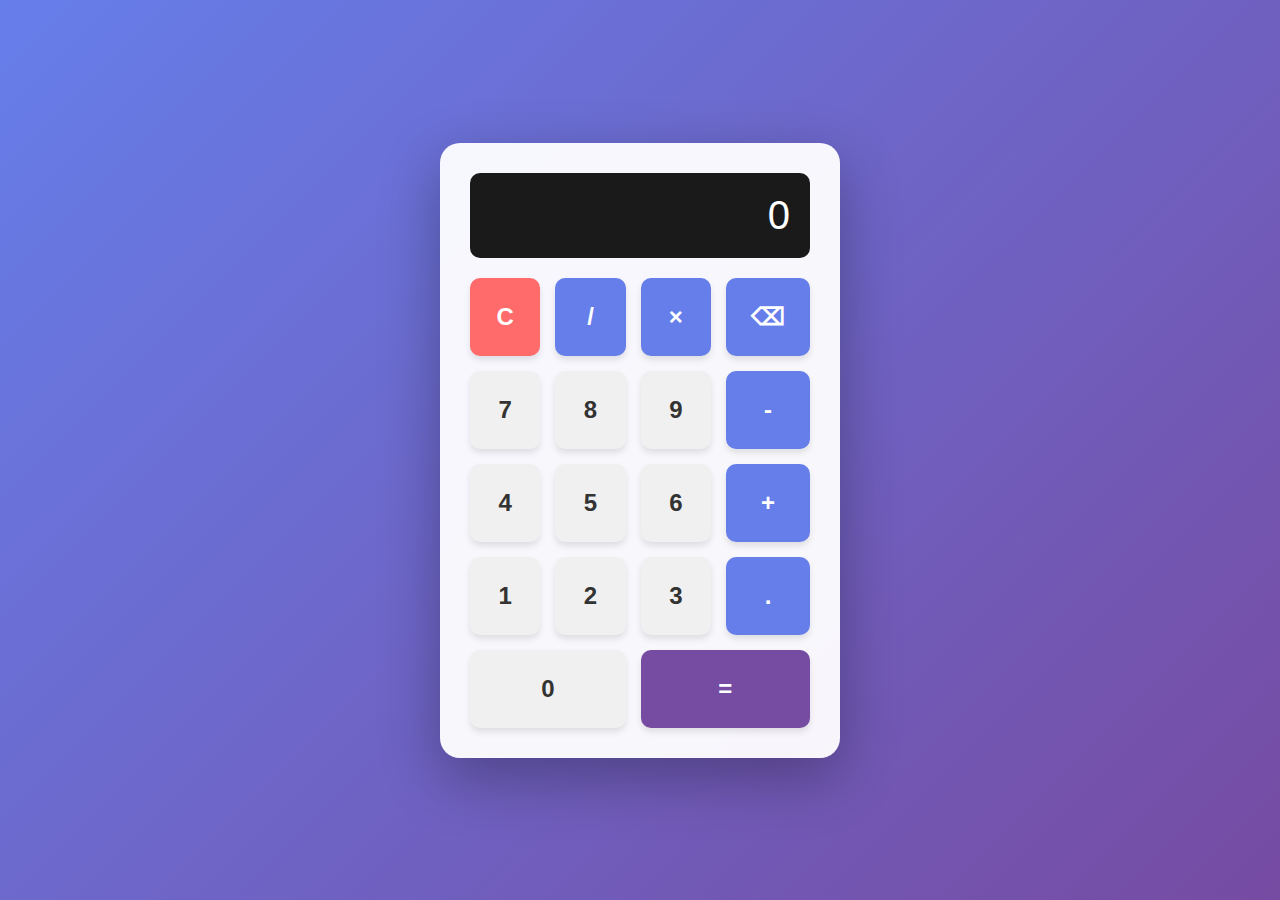
<file: calculator.html>
<!DOCTYPE html>
<html lang="en">
<head>
    <meta charset="UTF-8">
    <meta name="viewport" content="width=device-width, initial-scale=1.0">
    <title>Simple Calculator</title>
    <link rel="stylesheet" href="calculator.css">
</head>
<body>
    <div class="calculator">
        <div class="display" id="display">0</div>
        <div class="buttons">
            <button class="clear" onclick="clearDisplay()">C</button>
            <button class="operator" onclick="appendOperator('/')">/</button>
            <button class="operator" onclick="appendOperator('*')">×</button>
            <button class="operator" onclick="deleteLast()">⌫</button>
            
            <button class="number" onclick="appendNumber('7')">7</button>
            <button class="number" onclick="appendNumber('8')">8</button>
            <button class="number" onclick="appendNumber('9')">9</button>
            <button class="operator" onclick="appendOperator('-')">-</button>
            
            <button class="number" onclick="appendNumber('4')">4</button>
            <button class="number" onclick="appendNumber('5')">5</button>
            <button class="number" onclick="appendNumber('6')">6</button>
            <button class="operator" onclick="appendOperator('+')">+</button>
            
            <button class="number" onclick="appendNumber('1')">1</button>
            <button class="number" onclick="appendNumber('2')">2</button>
            <button class="number" onclick="appendNumber('3')">3</button>
            <button class="operator" onclick="appendOperator('.')">.</button>
            
            <button class="number zero" onclick="appendNumber('0')">0</button>
            <button class="equals" onclick="calculate()">=</button>
        </div>
    </div>

    <script>
        let display = document.getElementById('display');
        let currentInput = '0';
        let shouldResetDisplay = false;

        function updateDisplay() {
            display.textContent = currentInput;
        }

        function appendNumber(number) {
            if (shouldResetDisplay) {
                currentInput = '0';
                shouldResetDisplay = false;
            }
            
            if (currentInput === '0' && number !== '.') {
                currentInput = number;
            } else {
                currentInput += number;
            }
            updateDisplay();
        }

        function appendOperator(operator) {
            if (shouldResetDisplay) {
                shouldResetDisplay = false;
            }

            const lastChar = currentInput[currentInput.length - 1];
            
            if (operator === '.') {
                // Handle decimal point
                const parts = currentInput.split(/[\+\-\*\/]/);
                const lastPart = parts[parts.length - 1];
                if (!lastPart.includes('.')) {
                    currentInput += '.';
                }
            } else {
                // Handle operators
                if (['+', '-', '*', '/'].includes(lastChar)) {
                    currentInput = currentInput.slice(0, -1) + operator;
                } else {
                    currentInput += operator;
                }
            }
            updateDisplay();
        }

        function clearDisplay() {
            currentInput = '0';
            shouldResetDisplay = false;
            updateDisplay();
        }

        function deleteLast() {
            if (currentInput.length > 1) {
                currentInput = currentInput.slice(0, -1);
            } else {
                currentInput = '0';
            }
            updateDisplay();
        }

        function calculate() {
            try {
                // Replace × with * for calculation
                let expression = currentInput.replace(/×/g, '*');
                
                // Validate expression
                if (!/^[0-9+\-*/. ]+$/.test(expression)) {
                    throw new Error('Invalid expression');
                }

                // Evaluate the expression
                let result = Function('"use strict"; return (' + expression + ')')();
                
                // Round to avoid floating point errors
                result = Math.round(result * 100000000) / 100000000;
                
                currentInput = result.toString();
                shouldResetDisplay = true;
                updateDisplay();
            } catch (error) {
                currentInput = 'Error';
                shouldResetDisplay = true;
                updateDisplay();
                setTimeout(() => {
                    clearDisplay();
                }, 2000);
            }
        }

        // Keyboard support
        document.addEventListener('keydown', function(event) {
            const key = event.key;
            
            if (key >= '0' && key <= '9') {
                appendNumber(key);
            } else if (key === '.') {
                appendOperator('.');
            } else if (key === '+') {
                appendOperator('+');
            } else if (key === '-') {
                appendOperator('-');
            } else if (key === '*') {
                appendOperator('*');
            } else if (key === '/') {
                event.preventDefault();
                appendOperator('/');
            } else if (key === 'Enter' || key === '=') {
                event.preventDefault();
                calculate();
            } else if (key === 'Escape' || key === 'c' || key === 'C') {
                clearDisplay();
            } else if (key === 'Backspace') {
                deleteLast();
            }
        });
    </script>
</body>
</html>
</file>
<file: calculator.css>
* {
    margin: 0;
    padding: 0;
    box-sizing: border-box;
}

body {
    font-family: 'Segoe UI', Tahoma, Geneva, Verdana, sans-serif;
    display: flex;
    justify-content: center;
    align-items: center;
    min-height: 100vh;
    background: linear-gradient(135deg, #667eea 0%, #764ba2 100%);
    padding: 20px;
}

.calculator {
    background: rgba(255, 255, 255, 0.95);
    border-radius: 20px;
    padding: 30px;
    box-shadow: 0 20px 60px rgba(0, 0, 0, 0.3);
    max-width: 400px;
    width: 100%;
}

.display {
    background: #1a1a1a;
    color: #fff;
    font-size: 2.5rem;
    padding: 20px;
    text-align: right;
    border-radius: 10px;
    margin-bottom: 20px;
    min-height: 80px;
    display: flex;
    align-items: center;
    justify-content: flex-end;
    word-wrap: break-word;
    overflow-wrap: break-word;
}

.buttons {
    display: grid;
    grid-template-columns: repeat(4, 1fr);
    gap: 15px;
}

button {
    padding: 25px;
    font-size: 1.5rem;
    border: none;
    border-radius: 10px;
    cursor: pointer;
    transition: all 0.2s;
    font-weight: 600;
    box-shadow: 0 4px 6px rgba(0, 0, 0, 0.1);
}

button:hover {
    transform: translateY(-2px);
    box-shadow: 0 6px 12px rgba(0, 0, 0, 0.15);
}

button:active {
    transform: translateY(0);
    box-shadow: 0 2px 4px rgba(0, 0, 0, 0.1);
}

.number {
    background: #f0f0f0;
    color: #333;
}

.number:hover {
    background: #e0e0e0;
}

.operator {
    background: #667eea;
    color: white;
}

.operator:hover {
    background: #5568d3;
}

.equals {
    background: #764ba2;
    color: white;
    grid-column: span 2;
}

.equals:hover {
    background: #5d3a7f;
}

.clear {
    background: #ff6b6b;
    color: white;
}

.clear:hover {
    background: #ee5a5a;
}

.zero {
    grid-column: span 2;
}
</file>
